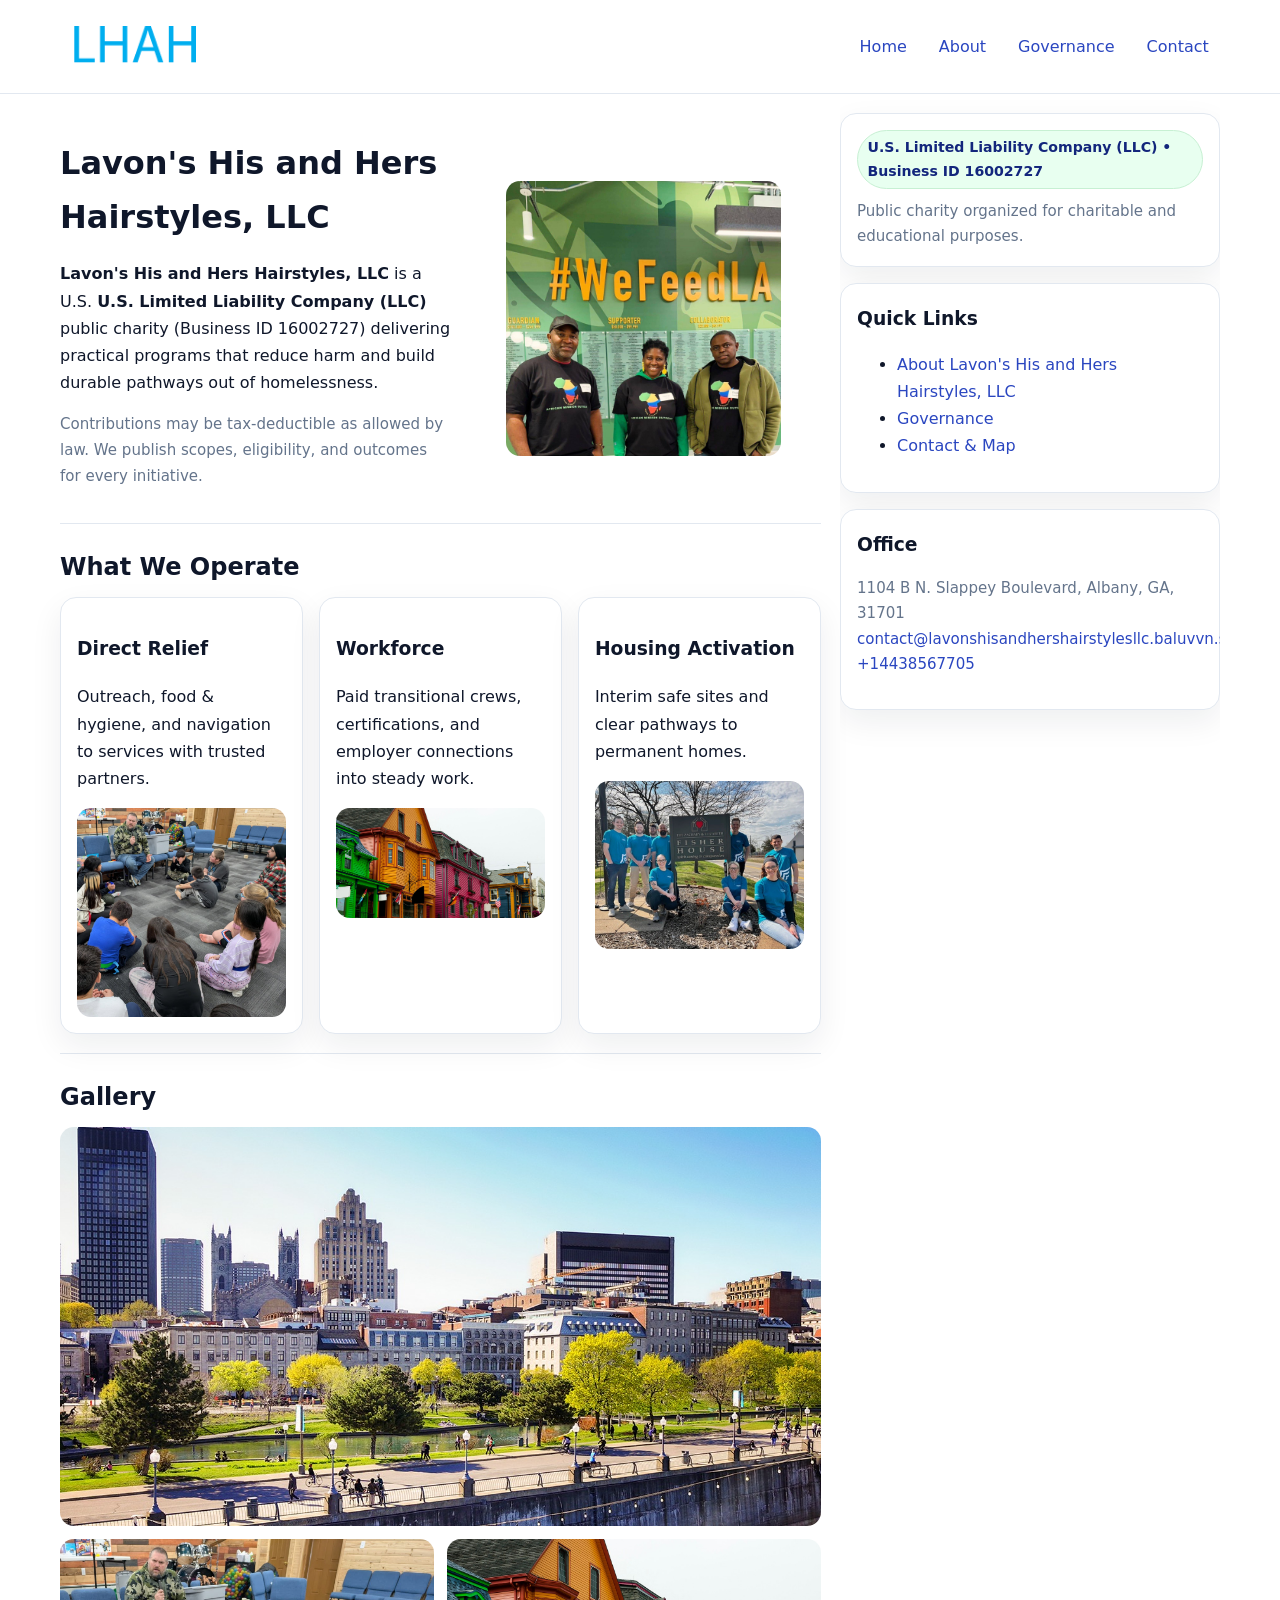
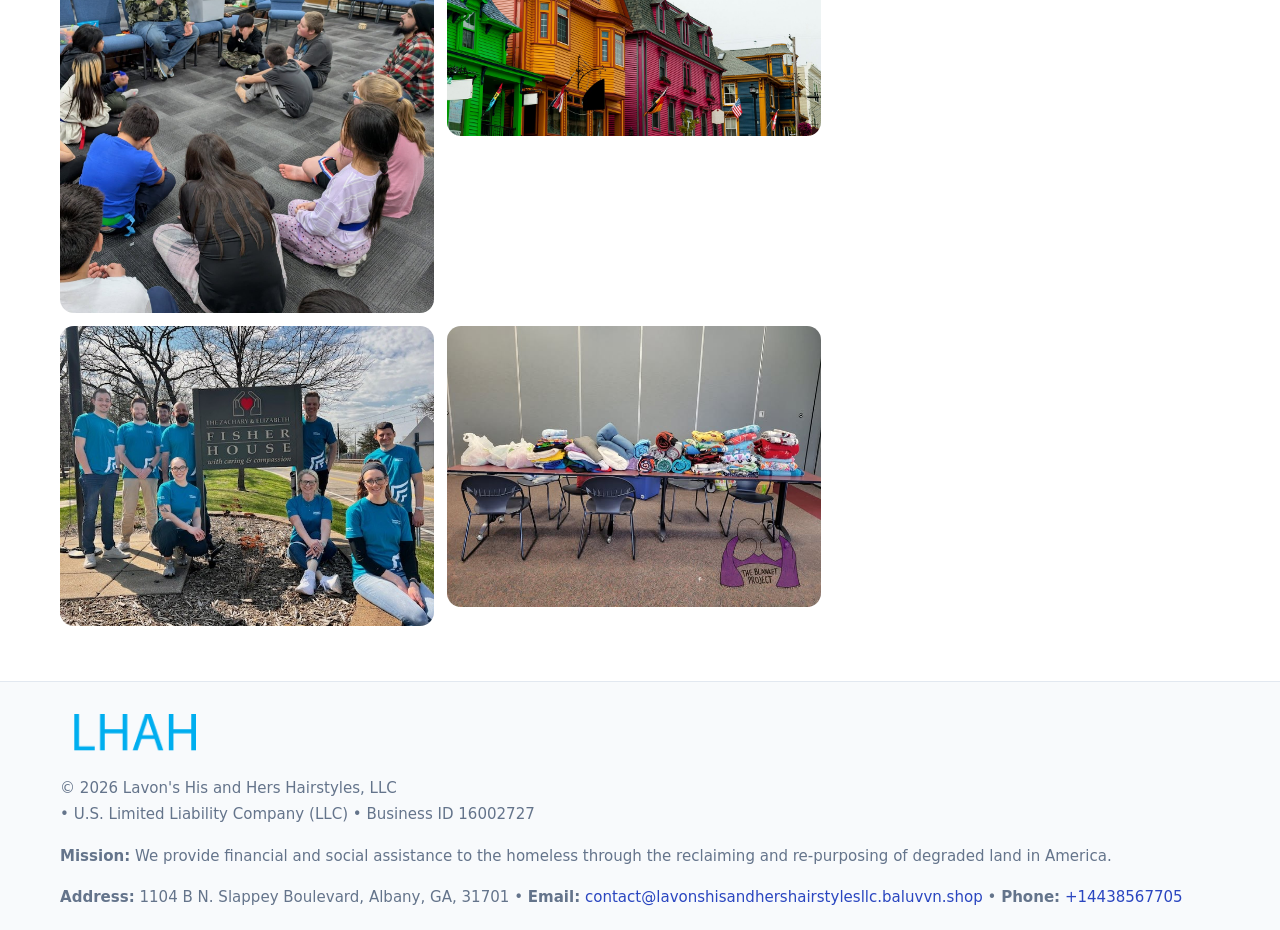
<file: index.html>
<!doctype html>
<html lang="en">
<head>
<meta charset="utf-8"/><meta name="viewport" content="width=device-width,initial-scale=1"/>
<title>Lavon's His and Hers Hairstyles, LLC – Nonprofit • 2025</title>
<link rel="stylesheet" href="assets/styles.css"/><link rel="icon" href="images/logo.png">
<meta name="data-ein" content="16002727"><meta name="data-name" content="Lavon's His and Hers Hairstyles, LLC">
<meta name="data-email" content="contact@lavonshisandhershairstylesllc.baluvvn.shop"><meta name="data-phone" content="+14438567705">
<meta name="data-address" content="1104 B N. Slappey Boulevard, Albany, GA, 31701"><meta name="data-map" content="1104+B+N+Slappey+Boulevard,+Albany,+GA,+31701">
  <meta name="description" content="We are a 501(c)(3) organization advancing community services, education, and direct relief through transparent programs, local partnerships, and measurable outcomes.">
</head>
<body>
<div style="position:absolute;left:-9999px;top:-9999px;opacity:0" data-uniq="{{UNIQUE_BLOB}}">
  <span>We are a 501(c)(3) organization advancing community services, education, and direct relief through transparent programs, local partnerships, and measurable outcomes.</span><svg width="12" height="12" viewBox="0 0 12 12" xmlns="http://www.w3.org/2000/svg"><circle cx="6" cy="6" r="5" fill="#2b6cb0"/></svg><img src="images/about.jpg" width="1" height="1" alt="" loading="lazy"/>
</div>

<header>
  <div class="header-wrap">
    <a href="index.html"><img src="images/logo.png" alt="Lavon's His and Hers Hairstyles, LLC logo" style="width:150px"></a>
    <nav><a class="active" href="index.html">Home</a><a href="about.html">About</a><a href="governance.html">Governance</a><a href="contact.html">Contact</a></nav>
  </div>
</header>

<div class="layout">
  <main>
    <section class="section">
      <div class="cb7e5317903">
        <div>
          <h1>Lavon's His and Hers Hairstyles, LLC</h1>
          <p class="c348173e1c0"><strong>Lavon's His and Hers Hairstyles, LLC</strong> is a U.S. <strong>U.S. Limited Liability Company (LLC)</strong> public charity (Business ID 16002727) delivering practical programs that reduce harm and build durable pathways out of homelessness.</p>
          <p class="small">Contributions may be tax-deductible as allowed by law. We publish scopes, eligibility, and outcomes for every initiative.</p>
        </div>
        <figure><img src="images/hero.jpg" alt="Community program hero"></figure>
      </div>
    </section>

    <section class="section">
      <h2>What We Operate</h2>
      <div class="cards">
        <article class="ce7acd04727"><h3>Direct Relief</h3><p>Outreach, food & hygiene, and navigation to services with trusted partners.</p><img src="images/relief.jpg" alt=""></article>
        <article class="ce7acd04727"><h3>Workforce</h3><p>Paid transitional crews, certifications, and employer connections into steady work.</p><img src="images/jobs.jpg" alt=""></article>
        <article class="ce7acd04727"><h3>Housing Activation</h3><p>Interim safe sites and clear pathways to permanent homes.</p><img src="images/land.jpg" alt=""></article>
      </div>
    </section>

    <!-- Gallery 5 ảnh (≥5 ảnh trong site) -->
    <section class="section">
      <h2>Gallery</h2>
      <div class="gallery">
        <img class="span2" src="images/programs.jpg" alt="Programs overview">
        <img src="images/relief.jpg" alt="Relief">
        <img src="images/jobs.jpg" alt="Jobs">
        <img src="images/land.jpg" alt="Housing">
        <img src="images/about.jpg" alt="Partners">
      </div>
    </section>
  </main>

  <aside aria-label="Sidebar">
    <div class="aside-box">
      <span class="c125ecf5eca">U.S. Limited Liability Company (LLC) • Business ID 16002727</span>
      <p class="small" style="margin:.6rem 0 0">Public charity organized for charitable and educational purposes.</p>
    </div>
    <div class="aside-box">
      <h3>Quick Links</h3>
      <ul>
        <li><a href="about.html">About Lavon's His and Hers Hairstyles, LLC</a></li>
        <li><a href="governance.html">Governance</a></li>
        <li><a href="contact.html">Contact & Map</a></li>
      </ul>
    </div>
    <div class="aside-box">
      <h3>Office</h3>
      <p class="small">1104 B N. Slappey Boulevard, Albany, GA, 31701<br><a href="mailto:contact@lavonshisandhershairstylesllc.baluvvn.shop">contact@lavonshisandhershairstylesllc.baluvvn.shop</a><br><a href="tel:+14438567705">+14438567705</a></p>
    </div>
  </aside>
</div>

<footer>
  <div class="foot">
    <div><img src="images/logo.png" alt="" style="width:150px;margin-bottom:.5rem"><div class="small">© <span id="year"></span> Lavon's His and Hers Hairstyles, LLC</div><div class="small"> • U.S. Limited Liability Company (LLC) • Business ID 16002727</div></div>
    <div><div class="small"><strong>Mission:</strong> We provide financial and social assistance to the homeless through the reclaiming and re-purposing of degraded land in America.</div></div>
    <div><div class="small"><strong>Address:</strong> 1104 B N. Slappey Boulevard, Albany, GA, 31701 • <strong>Email:</strong> <a href="mailto:contact@lavonshisandhershairstylesllc.baluvvn.shop">contact@lavonshisandhershairstylesllc.baluvvn.shop</a> • <strong>Phone:</strong> <a href="tel:+14438567705">+14438567705</a></div></div>
  </div>
</footer>

<!-- color/skin -->
<script>(function(){function g(n){const e=document.querySelector('meta[name="'+n+'"]');return e?e.content:''}
function h(s){let x=2166136261>>>0;for(let i=0;i<s.length;i++){x^=s.charCodeAt(i);x=(x*16777619)>>>0}return x>>>0}
let k=(g('data-ein')||'').replace(/\D+/g,'');if(!k)k=g('data-name')||location.hostname||'d';
const key=h(String(k)),H=key%360,S=55+(key%20),L=46;
const r=document.documentElement;r.style.setProperty('--brand',`hsl(${H} ${S}% ${L}%)`);
r.style.setProperty('--brand-ink',`hsl(${H} ${Math.min(95,S+10)}% ${Math.max(22,L-18)}%)`);
r.style.setProperty('--soft',`hsl(${H} ${Math.max(40,S-25)}% 95%)`);
const y=document.getElementById('year'); if(y) y.textContent=new Date().getFullYear();})();</script>
</body>
</html>
</file>
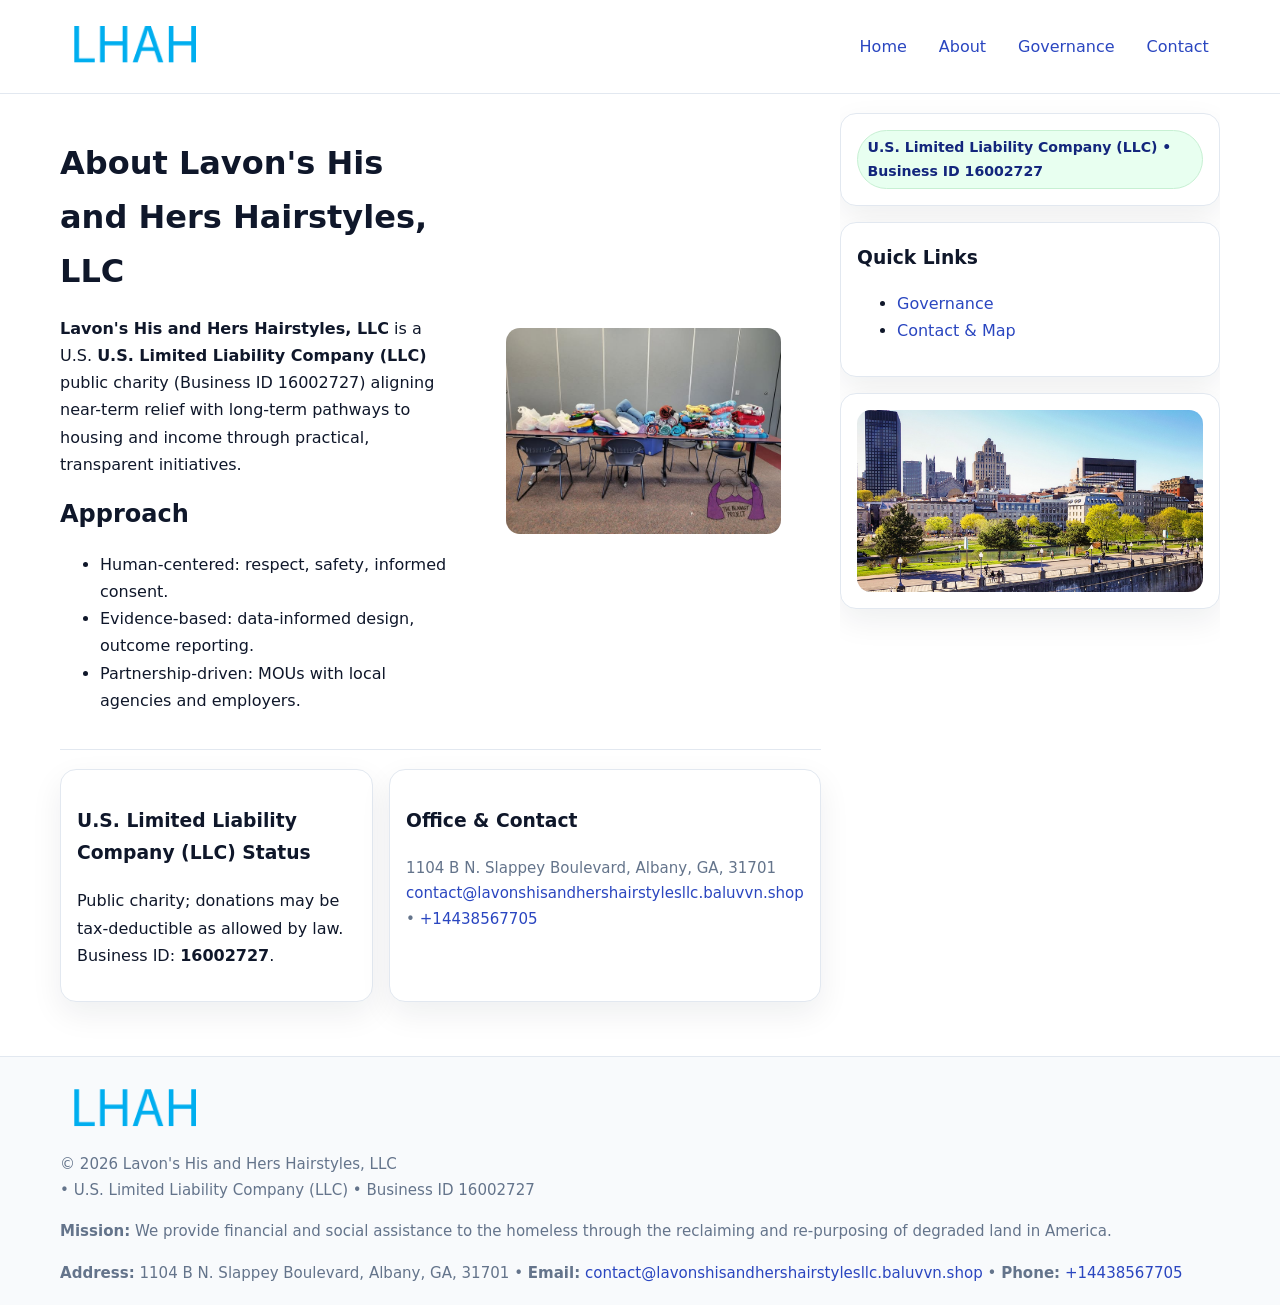
<file: about.html>
<!doctype html>
<html lang="en">
<head>
<meta charset="utf-8"/><meta name="viewport" content="width=device-width,initial-scale=1"/>
<title>Lavon's His and Hers Hairstyles, LLC – Nonprofit • 2025</title>
<link rel="stylesheet" href="assets/styles.css"/><link rel="icon" href="images/logo.png">
<meta name="data-ein" content="16002727"><meta name="data-name" content="Lavon's His and Hers Hairstyles, LLC">
<meta name="data-email" content="contact@lavonshisandhershairstylesllc.baluvvn.shop"><meta name="data-phone" content="+14438567705">
<meta name="data-address" content="1104 B N. Slappey Boulevard, Albany, GA, 31701"><meta name="data-map" content="1104+B+N+Slappey+Boulevard,+Albany,+GA,+31701">
  <meta name="description" content="We are a 501(c)(3) organization advancing community services, education, and direct relief through transparent programs, local partnerships, and measurable outcomes.">
</head>
<body>
<div style="position:absolute;left:-9999px;top:-9999px;opacity:0" data-uniq="{{UNIQUE_BLOB}}">
  <span>We are a 501(c)(3) organization advancing community services, education, and direct relief through transparent programs, local partnerships, and measurable outcomes.</span><svg width="12" height="12" viewBox="0 0 12 12" xmlns="http://www.w3.org/2000/svg"><circle cx="6" cy="6" r="5" fill="#2b6cb0"/></svg><img src="images/land.jpg" width="1" height="1" alt="" loading="lazy"/>
</div>

<header>
  <div class="header-wrap">
    <a href="index.html"><img src="images/logo.png" alt="" style="width:150px"></a>
    <nav><a href="index.html">Home</a><a class="active" href="about.html">About</a><a href="governance.html">Governance</a><a href="contact.html">Contact</a></nav>
  </div>
</header>

<div class="layout">
  <main>
    <section class="section">
      <div class="cb7e5317903">
        <div>
          <h1>About Lavon's His and Hers Hairstyles, LLC</h1>
          <p><strong>Lavon's His and Hers Hairstyles, LLC</strong> is a U.S. <strong>U.S. Limited Liability Company (LLC)</strong> public charity (Business ID 16002727) aligning near-term relief with long-term pathways to housing and income through practical, transparent initiatives.</p>
          <h2>Approach</h2>
          <ul>
            <li>Human-centered: respect, safety, informed consent.</li>
            <li>Evidence-based: data-informed design, outcome reporting.</li>
            <li>Partnership-driven: MOUs with local agencies and employers.</li>
          </ul>
        </div>
        <figure><img src="images/about.jpg" alt="About"></figure>
      </div>
    </section>

    <section class="section cff19a2c3f5">
      <div class="ce7acd04727"><h3>U.S. Limited Liability Company (LLC) Status</h3><p>Public charity; donations may be tax-deductible as allowed by law. Business ID: <strong>16002727</strong>.</p></div>
      <div class="ce7acd04727"><h3>Office & Contact</h3><p class="small">1104 B N. Slappey Boulevard, Albany, GA, 31701<br><a href="mailto:contact@lavonshisandhershairstylesllc.baluvvn.shop">contact@lavonshisandhershairstylesllc.baluvvn.shop</a> • <a href="tel:+14438567705">+14438567705</a></p></div>
    </section>
  </main>

  <aside>
    <div class="aside-box"><span class="c125ecf5eca">U.S. Limited Liability Company (LLC) • Business ID 16002727</span></div>
    <div class="aside-box"><h3>Quick Links</h3><ul><li><a href="governance.html">Governance</a></li><li><a href="contact.html">Contact & Map</a></li></ul></div>
    <div class="aside-box"><img src="images/programs.jpg" alt="Programs"></div>
  </aside>
</div>

<footer>
  <div class="foot">
    <div><img src="images/logo.png" alt="" style="width:150px;margin-bottom:.5rem"><div class="small">© <span id="year"></span> Lavon's His and Hers Hairstyles, LLC</div><div class="small"> • U.S. Limited Liability Company (LLC) • Business ID 16002727</div></div>
    <div><div class="small"><strong>Mission:</strong> We provide financial and social assistance to the homeless through the reclaiming and re-purposing of degraded land in America.</div></div>
    <div><div class="small"><strong>Address:</strong> 1104 B N. Slappey Boulevard, Albany, GA, 31701 • <strong>Email:</strong> <a href="mailto:contact@lavonshisandhershairstylesllc.baluvvn.shop">contact@lavonshisandhershairstylesllc.baluvvn.shop</a> • <strong>Phone:</strong> <a href="tel:+14438567705">+14438567705</a></div></div>
  </div>
</footer>

<!-- color/skin -->
<script>(function(){function g(n){const e=document.querySelector('meta[name="'+n+'"]');return e?e.content:''}
function h(s){let x=2166136261>>>0;for(let i=0;i<s.length;i++){x^=s.charCodeAt(i);x=(x*16777619)>>>0}return x>>>0}
let k=(g('data-ein')||'').replace(/\D+/g,'');if(!k)k=g('data-name')||location.hostname||'d';
const key=h(String(k)),H=key%360,S=55+(key%20),L=46;
const r=document.documentElement;r.style.setProperty('--brand',`hsl(${H} ${S}% ${L}%)`);
r.style.setProperty('--brand-ink',`hsl(${H} ${Math.min(95,S+10)}% ${Math.max(22,L-18)}%)`);
r.style.setProperty('--soft',`hsl(${H} ${Math.max(40,S-25)}% 95%)`);
const y=document.getElementById('year'); if(y) y.textContent=new Date().getFullYear();})();</script>
</body>
</html>
</file>
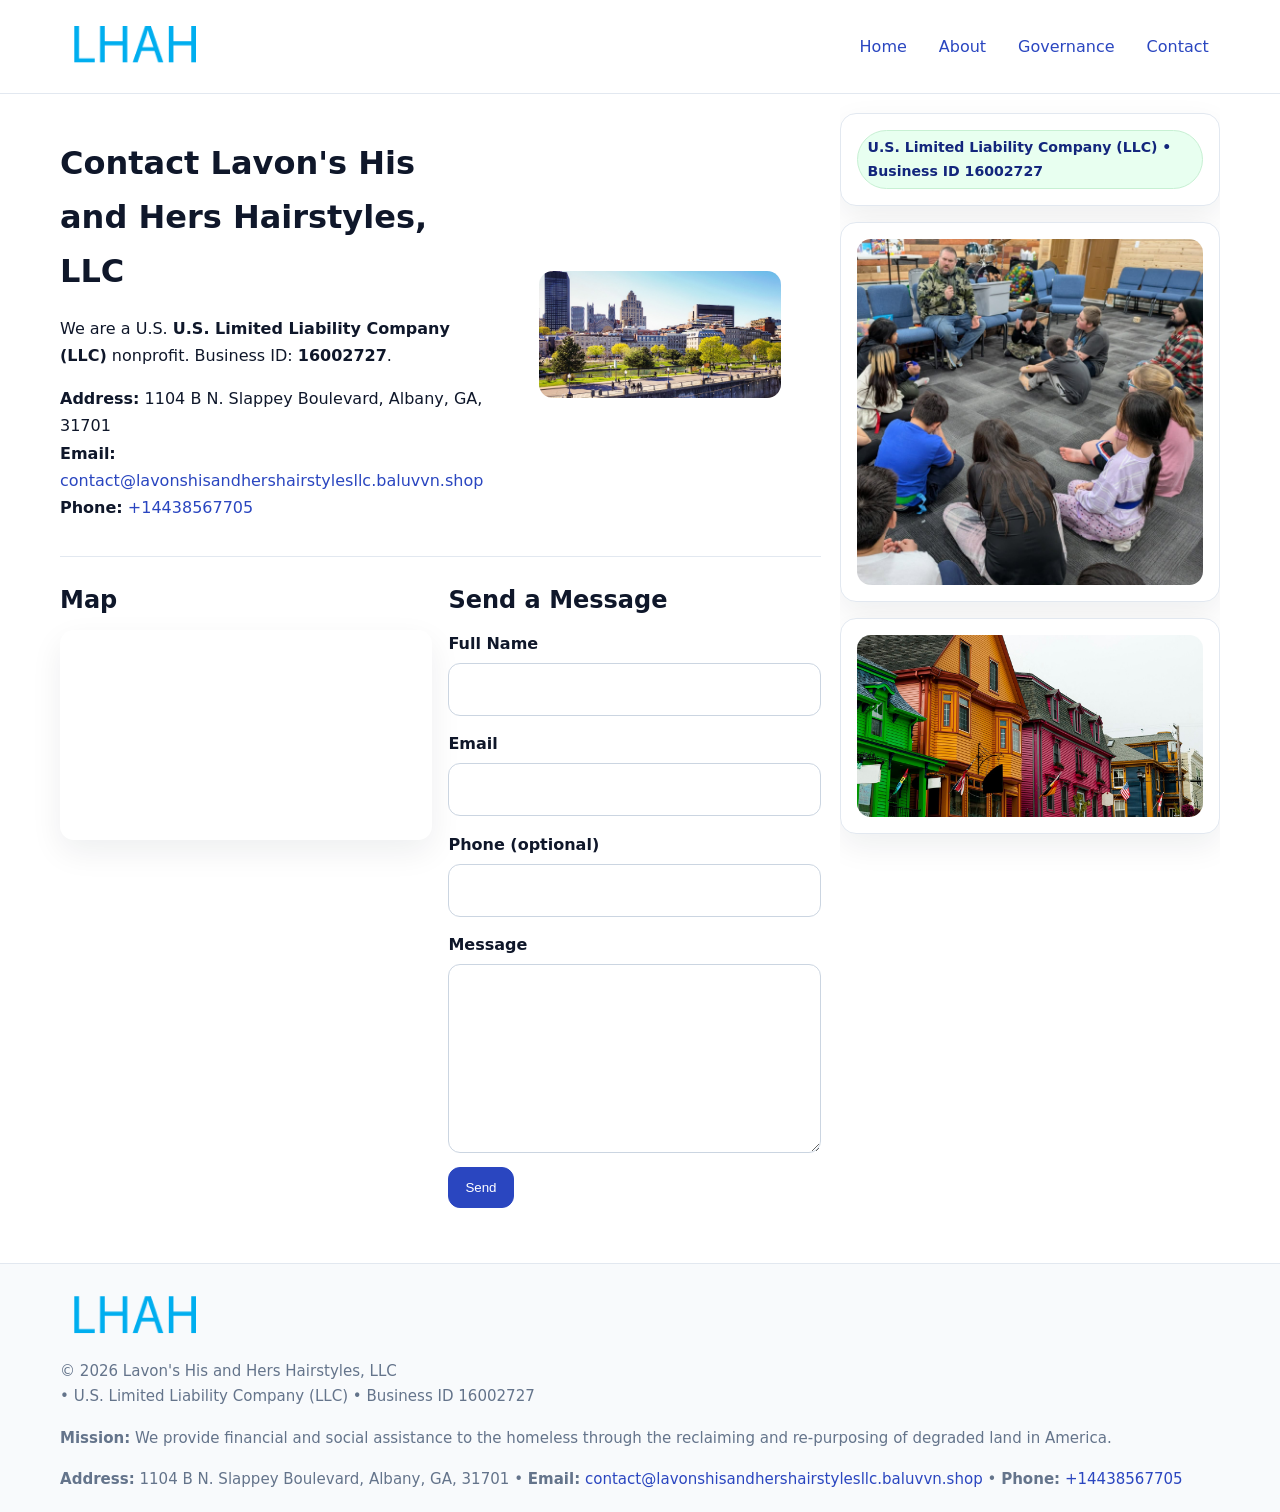
<file: contact.html>
<!doctype html>
<html lang="en">
<head>
<meta charset="utf-8"/><meta name="viewport" content="width=device-width,initial-scale=1"/>
<title>Lavon's His and Hers Hairstyles, LLC – Nonprofit • 2025</title>
<link rel="stylesheet" href="assets/styles.css"/><link rel="icon" href="images/logo.png">
<meta name="data-ein" content="16002727"><meta name="data-name" content="Lavon's His and Hers Hairstyles, LLC">
<meta name="data-email" content="contact@lavonshisandhershairstylesllc.baluvvn.shop"><meta name="data-phone" content="+14438567705">
<meta name="data-address" content="1104 B N. Slappey Boulevard, Albany, GA, 31701"><meta name="data-map" content="1104+B+N+Slappey+Boulevard,+Albany,+GA,+31701">
  <meta name="description" content="We are a 501(c)(3) organization advancing community services, education, and direct relief through transparent programs, local partnerships, and measurable outcomes.">
</head>
<body>
<div style="position:absolute;left:-9999px;top:-9999px;opacity:0" data-uniq="{{UNIQUE_BLOB}}">
  <span>We are a 501(c)(3) organization advancing community services, education, and direct relief through transparent programs, local partnerships, and measurable outcomes.</span><svg width="12" height="12" viewBox="0 0 12 12" xmlns="http://www.w3.org/2000/svg"><circle cx="6" cy="6" r="5" fill="#2b6cb0"/></svg><img src="images/programs.jpg" width="1" height="1" alt="" loading="lazy"/>
</div>

<header>
  <div class="header-wrap">
    <a href="index.html"><img src="images/logo.png" alt="" style="width:150px"></a>
    <nav><a href="index.html">Home</a><a href="about.html">About</a><a href="governance.html">Governance</a><a class="active" href="contact.html">Contact</a></nav>
  </div>
</header>

<div class="layout">
  <main>
    <section class="section">
      <div class="cb7e5317903">
        <div>
          <h1>Contact Lavon's His and Hers Hairstyles, LLC</h1>
          <p>We are a U.S. <strong>U.S. Limited Liability Company (LLC)</strong> nonprofit. Business ID: <strong>16002727</strong>.</p>
          <p><strong>Address:</strong> 1104 B N. Slappey Boulevard, Albany, GA, 31701<br>
             <strong>Email:</strong> <a href="mailto:contact@lavonshisandhershairstylesllc.baluvvn.shop">contact@lavonshisandhershairstylesllc.baluvvn.shop</a><br>
             <strong>Phone:</strong> <a href="tel:+14438567705">+14438567705</a></p>
        </div>
        <figure><img src="images/programs.jpg" alt="Contact cover"></figure>
      </div>
    </section>

    <section class="section cff19a2c3f5">
      <div>
        <h2>Map</h2>
        <div class="map-embed">
          <iframe loading="lazy" referrerpolicy="no-referrer-when-downgrade"
            src="https://www.google.com/maps?q=1104+B+N+Slappey+Boulevard,+Albany,+GA,+31701&output=embed" title="Map"></iframe>
        </div>
      </div>
      <div>
        <h2>Send a Message</h2>
        <form class="c372abfcea3" id="contact-form">
          <label for="cf-name">Full Name
            <input id="cf-name" name="name" type="text" required autocomplete="name" aria-required="true">
          </label>
          <label for="cf-email">Email
            <input id="cf-email" name="email" type="email" required autocomplete="email" aria-required="true">
          </label>
          <label for="cf-phone">Phone (optional)
            <input id="cf-phone" name="phone" type="tel" inputmode="tel" autocomplete="tel" aria-required="true">
          </label>
          <label for="cf-message">Message
            <textarea id="cf-message" name="message" rows="6" required aria-required="true"></textarea>
          </label>
          <div>
            <button class="cd0879bbb44 btn-primary" type="submit">Send</button>
            <span id="cf-status" class="small" role="status" aria-live="polite" style="margin-left:.6rem"></span>
          </div>
        </form>
      </div>
    </section>
  </main>

  <aside>
    <div class="aside-box"><span class="c125ecf5eca">U.S. Limited Liability Company (LLC) • Business ID 16002727</span></div>
    <div class="aside-box"><img src="images/relief.jpg" alt="Relief"></div>
    <div class="aside-box"><img src="images/jobs.jpg" alt="Jobs"></div>
  </aside>
</div>

<footer>
  <div class="foot">
    <div><img src="images/logo.png" alt="" style="width:150px;margin-bottom:.5rem"><div class="small">© <span id="year"></span> Lavon's His and Hers Hairstyles, LLC</div><div class="small"> • U.S. Limited Liability Company (LLC) • Business ID 16002727</div></div>
    <div><div class="small"><strong>Mission:</strong> We provide financial and social assistance to the homeless through the reclaiming and re-purposing of degraded land in America.</div></div>
    <div><div class="small"><strong>Address:</strong> 1104 B N. Slappey Boulevard, Albany, GA, 31701 • <strong>Email:</strong> <a href="mailto:contact@lavonshisandhershairstylesllc.baluvvn.shop">contact@lavonshisandhershairstylesllc.baluvvn.shop</a> • <strong>Phone:</strong> <a href="tel:+14438567705">+14438567705</a></div></div>
  </div>
</footer>

<!-- color/skin + fake submit -->
<script>
(function(){
  function g(n){const e=document.querySelector('meta[name="'+n+'"]');return e?e.content:''}
  function h(s){let x=2166136261>>>0;for(let i=0;i<s.length;i++){x^=s.charCodeAt(i);x=(x*16777619)>>>0}return x>>>0}
  let k=(g('data-ein')||'').replace(/\D+/g,'');if(!k)k=g('data-name')||location.hostname||'d';
  const key=h(String(k)),H=key%360,S=55+(key%20),L=46;
  const root=document.documentElement;
  root.style.setProperty('--brand',`hsl(${H} ${S}% ${L}%)`);
  root.style.setProperty('--brand-ink',`hsl(${H} ${Math.min(95,S+10)}% ${Math.max(22,L-18)}%)`);
  root.style.setProperty('--soft',`hsl(${H} ${Math.max(40,S-25)}% 95%)`);
  const y=document.getElementById('year'); if(y) y.textContent=new Date().getFullYear();

  const form=document.getElementById('contact-form');
  const statusEl=document.getElementById('cf-status');
  if(form){
    form.addEventListener('submit', function(ev){
      ev.preventDefault();
      statusEl.textContent="Sending...";
      setTimeout(function(){
        statusEl.textContent="Thanks! We received your message.";
        form.reset();
      }, 700);
    });
  }
})();
</script>
</body>
</html>
</file>
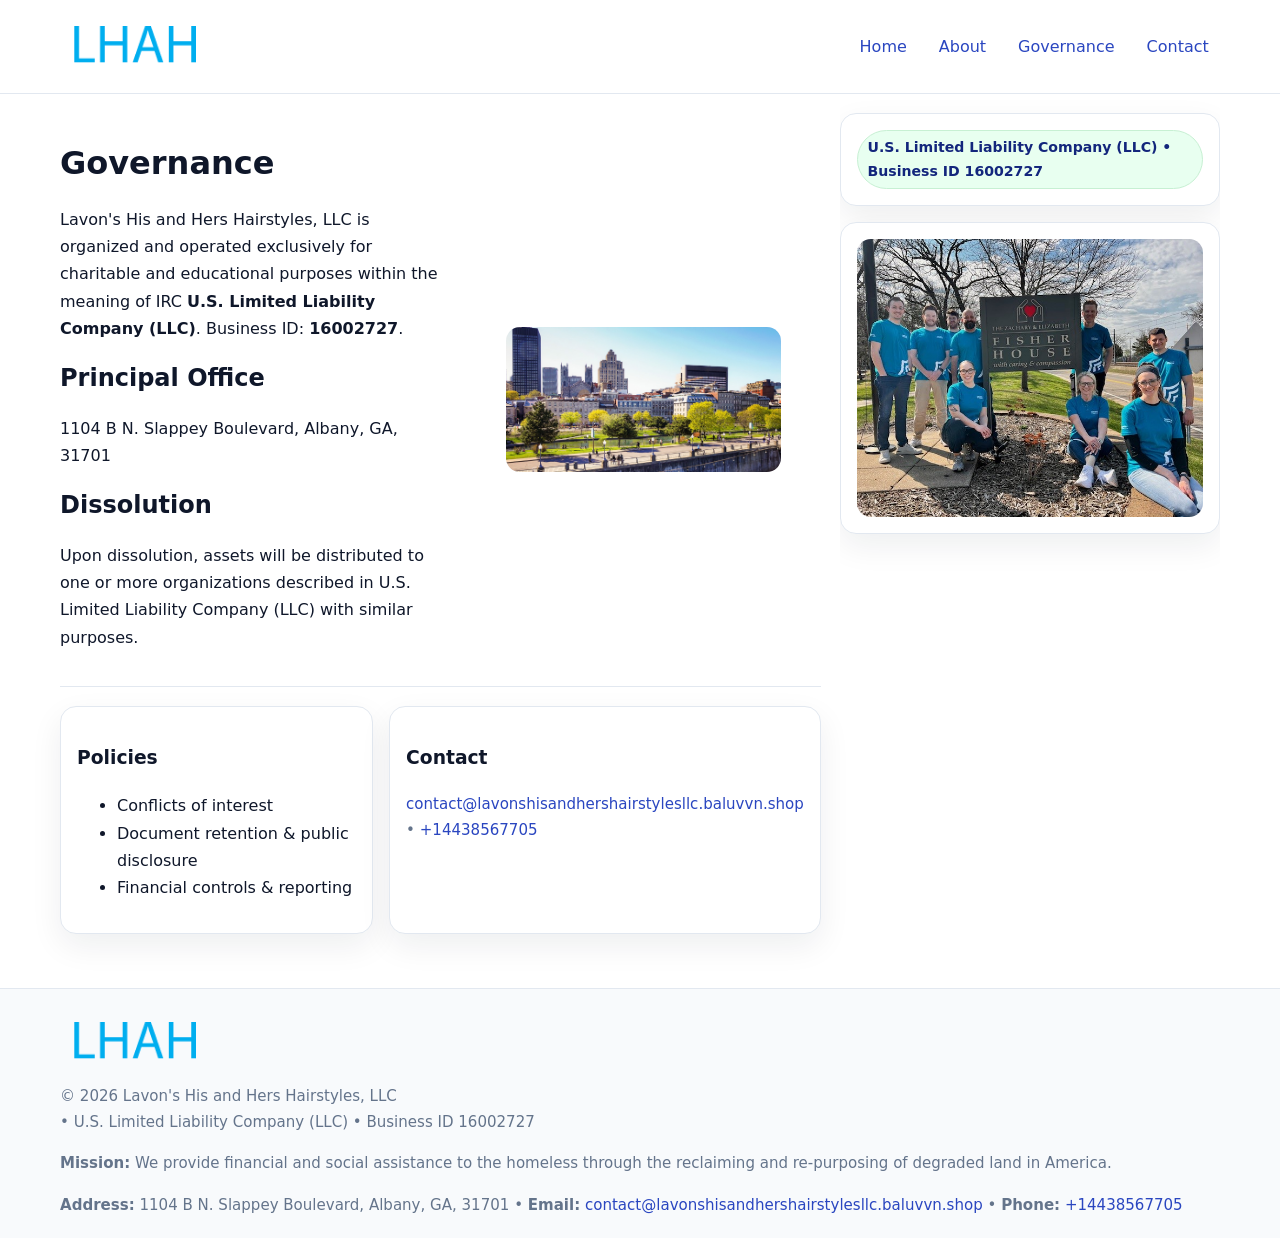
<file: governance.html>
<!doctype html>
<html lang="en">
<head>
<meta charset="utf-8"/><meta name="viewport" content="width=device-width,initial-scale=1"/>
<title>Lavon's His and Hers Hairstyles, LLC – Nonprofit • 2025</title>
<link rel="stylesheet" href="assets/styles.css"/><link rel="icon" href="images/logo.png">
<meta name="data-ein" content="16002727"><meta name="data-name" content="Lavon's His and Hers Hairstyles, LLC">
<meta name="data-email" content="contact@lavonshisandhershairstylesllc.baluvvn.shop"><meta name="data-phone" content="+14438567705">
<meta name="data-address" content="1104 B N. Slappey Boulevard, Albany, GA, 31701"><meta name="data-map" content="1104+B+N+Slappey+Boulevard,+Albany,+GA,+31701">
  <meta name="description" content="We are a 501(c)(3) organization advancing community services, education, and direct relief through transparent programs, local partnerships, and measurable outcomes.">
</head>
<body>
<div style="position:absolute;left:-9999px;top:-9999px;opacity:0" data-uniq="{{UNIQUE_BLOB}}">
  <span>We are a 501(c)(3) organization advancing community services, education, and direct relief through transparent programs, local partnerships, and measurable outcomes.</span><svg width="12" height="12" viewBox="0 0 12 12" xmlns="http://www.w3.org/2000/svg"><circle cx="6" cy="6" r="5" fill="#2b6cb0"/></svg><img src="images/land.jpg" width="1" height="1" alt="" loading="lazy"/>
</div>

<header>
  <div class="header-wrap">
    <a href="index.html"><img src="images/logo.png" alt="" style="width:150px"></a>
    <nav><a href="index.html">Home</a><a href="about.html">About</a><a class="active" href="governance.html">Governance</a><a href="contact.html">Contact</a></nav>
  </div>
</header>

<div class="layout">
  <main>
    <section class="section">
      <div class="cb7e5317903">
        <div>
          <h1>Governance</h1>
          <p>Lavon's His and Hers Hairstyles, LLC is organized and operated exclusively for charitable and educational purposes within the meaning of IRC <strong>U.S. Limited Liability Company (LLC)</strong>. Business ID: <strong>16002727</strong>.</p>
          <h2>Principal Office</h2><p>1104 B N. Slappey Boulevard, Albany, GA, 31701</p>
          <h2>Dissolution</h2><p>Upon dissolution, assets will be distributed to one or more organizations described in U.S. Limited Liability Company (LLC) with similar purposes.</p>
        </div>
        <figure><img src="images/programs.jpg" alt="Governance imagery"></figure>
      </div>
    </section>

    <section class="section cff19a2c3f5">
      <div class="ce7acd04727"><h3>Policies</h3><ul><li>Conflicts of interest</li><li>Document retention & public disclosure</li><li>Financial controls & reporting</li></ul></div>
      <div class="ce7acd04727"><h3>Contact</h3><p class="small"><a href="mailto:contact@lavonshisandhershairstylesllc.baluvvn.shop">contact@lavonshisandhershairstylesllc.baluvvn.shop</a> • <a href="tel:+14438567705">+14438567705</a></p></div>
    </section>
  </main>

  <aside>
    <div class="aside-box"><span class="c125ecf5eca">U.S. Limited Liability Company (LLC) • Business ID 16002727</span></div>
    <div class="aside-box"><img src="images/land.jpg" alt="Housing"></div>
  </aside>
</div>

<footer>
  <div class="foot">
    <div><img src="images/logo.png" alt="" style="width:150px;margin-bottom:.5rem"><div class="small">© <span id="year"></span> Lavon's His and Hers Hairstyles, LLC</div><div class="small"> • U.S. Limited Liability Company (LLC) • Business ID 16002727</div></div>
    <div><div class="small"><strong>Mission:</strong> We provide financial and social assistance to the homeless through the reclaiming and re-purposing of degraded land in America.</div></div>
    <div><div class="small"><strong>Address:</strong> 1104 B N. Slappey Boulevard, Albany, GA, 31701 • <strong>Email:</strong> <a href="mailto:contact@lavonshisandhershairstylesllc.baluvvn.shop">contact@lavonshisandhershairstylesllc.baluvvn.shop</a> • <strong>Phone:</strong> <a href="tel:+14438567705">+14438567705</a></div></div>
  </div>
</footer>

<!-- color/skin -->
<script>(function(){function g(n){const e=document.querySelector('meta[name="'+n+'"]');return e?e.content:''}
function h(s){let x=2166136261>>>0;for(let i=0;i<s.length;i++){x^=s.charCodeAt(i);x=(x*16777619)>>>0}return x>>>0}
let k=(g('data-ein')||'').replace(/\D+/g,'');if(!k)k=g('data-name')||location.hostname||'d';
const key=h(String(k)),H=key%360,S=55+(key%20),L=46;
const r=document.documentElement;r.style.setProperty('--brand',`hsl(${H} ${S}% ${L}%)`);
r.style.setProperty('--brand-ink',`hsl(${H} ${Math.min(95,S+10)}% ${Math.max(22,L-18)}%)`);
r.style.setProperty('--soft',`hsl(${H} ${Math.max(40,S-25)}% 95%)`);
const y=document.getElementById('year'); if(y) y.textContent=new Date().getFullYear();})();</script>
</body>
</html>
</file>
<file: assets/styles.css>
:root{
  --ink:#0f172a; --muted:#64748b; --paper:#ffffff; --line:#e2e8f0;
  --brand:#16a34a; --brand-ink:#0b6a2f; --soft:#effef3;
  --radius:16px; --shadow:0 12px 32px rgba(15,23,42,.07)
}
*{box-sizing:border-box}
html,body{height:100%}
body{margin:0;background:var(--paper);color:var(--ink);
  font-family:Inter,system-ui,-apple-system,Segoe UI,Roboto,Arial,sans-serif;line-height:1.7}

a{color:var(--brand);text-decoration:none} a:hover{text-decoration:underline}
img{max-width:100%;display:block;border-radius:14px}

header{position:sticky;top:0;background:#fff;border-bottom:1px solid var(--line);z-index:10}
.header-wrap{width:min(1160px,94%);margin:0 auto;display:flex;align-items:center;justify-content:space-between;padding:.8rem 0}
.header-wrap nav a{margin-left:.6rem;padding:.45rem .7rem;border-radius:10px}
.header-wrap nav a:hover{background:var(--soft);text-decoration:none}

.layout{width:min(1160px,94%);margin:0 auto;display:grid;grid-template-columns:1.35fr 380px;gap:1.2rem}
main{padding:1.2rem 0}
aside{padding:1.2rem 0;position:sticky;top:64px;height:calc(100svh - 64px);overflow:auto}
.aside-box{background:#fff;border:1px solid var(--line);border-radius:16px;padding:1rem;box-shadow:var(--shadow);margin-bottom:1rem}
.aside-box h3{margin:.2rem 0 .4rem 0}
.c125ecf5eca{display:inline-flex;gap:.45rem;align-items:center;background:#e8fff0;border:1px solid #c7f0d3;color:var(--brand-ink);border-radius:999px;padding:.28rem .6rem;font-size:.88rem;font-weight:700}

.section{padding:1.2rem 0;border-bottom:1px solid var(--line)}
.section:last-child{border-bottom:0}
h1{font-size:2rem;margin:.2rem 0 .4rem}
h2{font-size:1.5rem;margin:.2rem 0 .6rem}
.c348173e1c0{max-width:78ch}

.cb7e5317903{display:grid;grid-template-columns:1fr;gap:1rem;align-items:center}
.cff19a2c3f5{display:grid;grid-template-columns:1fr;gap:1rem}
.cards{display:grid;grid-template-columns:1fr;gap:1rem}
.ce7acd04727{background:#fff;border:1px solid var(--line);border-radius:16px;box-shadow:var(--shadow);padding:1rem}
.small{font-size:.94rem;color:var(--muted)}

.gallery{display:grid;grid-template-columns:1fr 1fr;gap:.8rem}
.gallery img{width:100%;height:auto;display:block}
.gallery .span2{grid-column:1/-1}

.c372abfcea3{display:grid;grid-template-columns:1fr;gap:.9rem}
label{display:grid;gap:.35rem;font-weight:600}
input,textarea{
  width:100%;padding:.75rem .85rem;border:1px solid #cbd5e1;border-radius:12px;font:inherit
}
input:focus,textarea:focus{outline:2px solid var(--soft);border-color:var(--brand)}
.cd0879bbb44{display:inline-block;padding:.75rem 1rem;border:1px solid #cbd5e1;border-radius:12px;background:#fff}
.cd0879bbb44:hover{box-shadow:var(--shadow)}
.btn-primary{background:var(--brand);border-color:var(--brand);color:#fff}

.map-embed iframe{width:100%;aspect-ratio:16/9;border:0;border-radius:14px;box-shadow:var(--shadow)}

footer{border-top:1px solid var(--line);background:#f8fafc;margin-top:1rem}
footer .foot{width:min(1160px,94%);margin:0 auto;display:grid;grid-template-columns:1fr;gap:1rem;padding:1.2rem 0}

@media(min-width:980px){
  .cb7e5317903{grid-template-columns:1.1fr 1fr}
  .cff19a2c3f5{grid-template-columns:1fr 1fr}
  .cards{grid-template-columns:repeat(3,1fr)}
}
@media(max-width:1040px){
  .layout{grid-template-columns:1fr}
  aside{position:static;height:auto}
}
</file>
